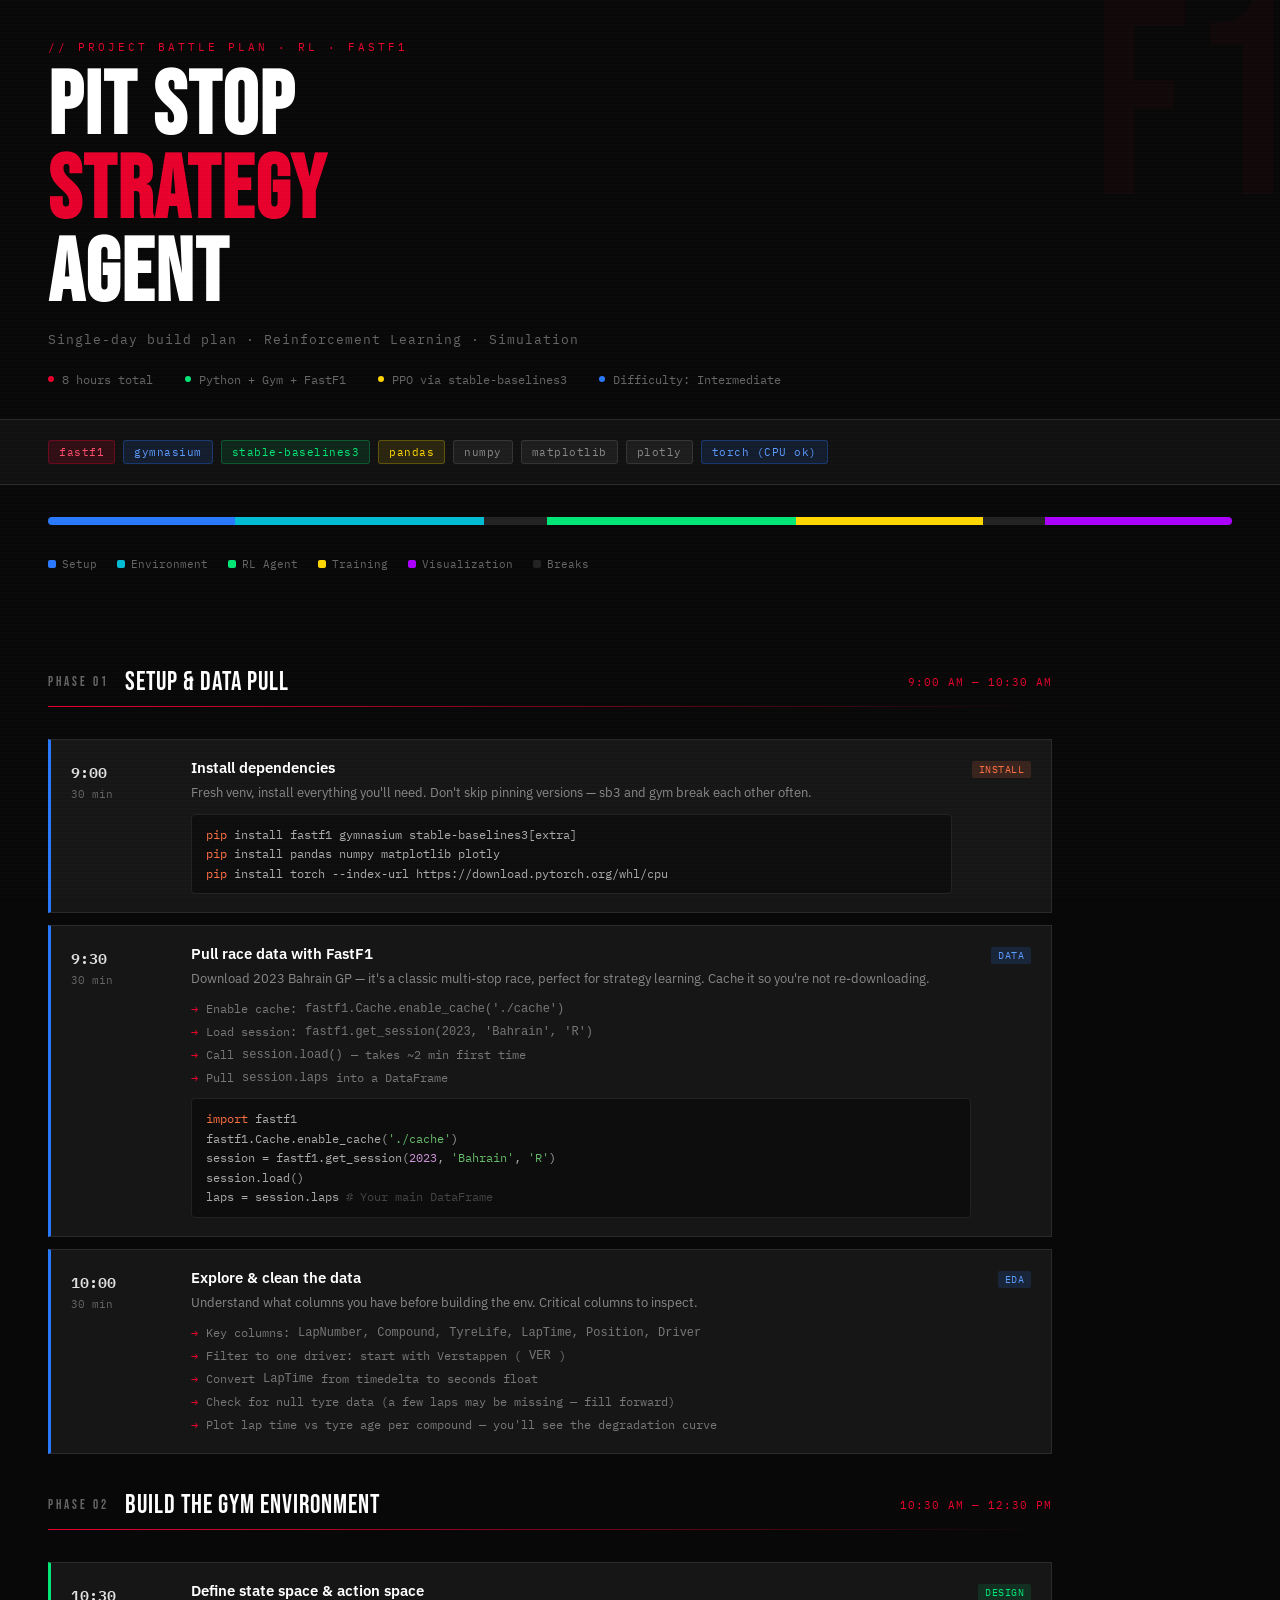
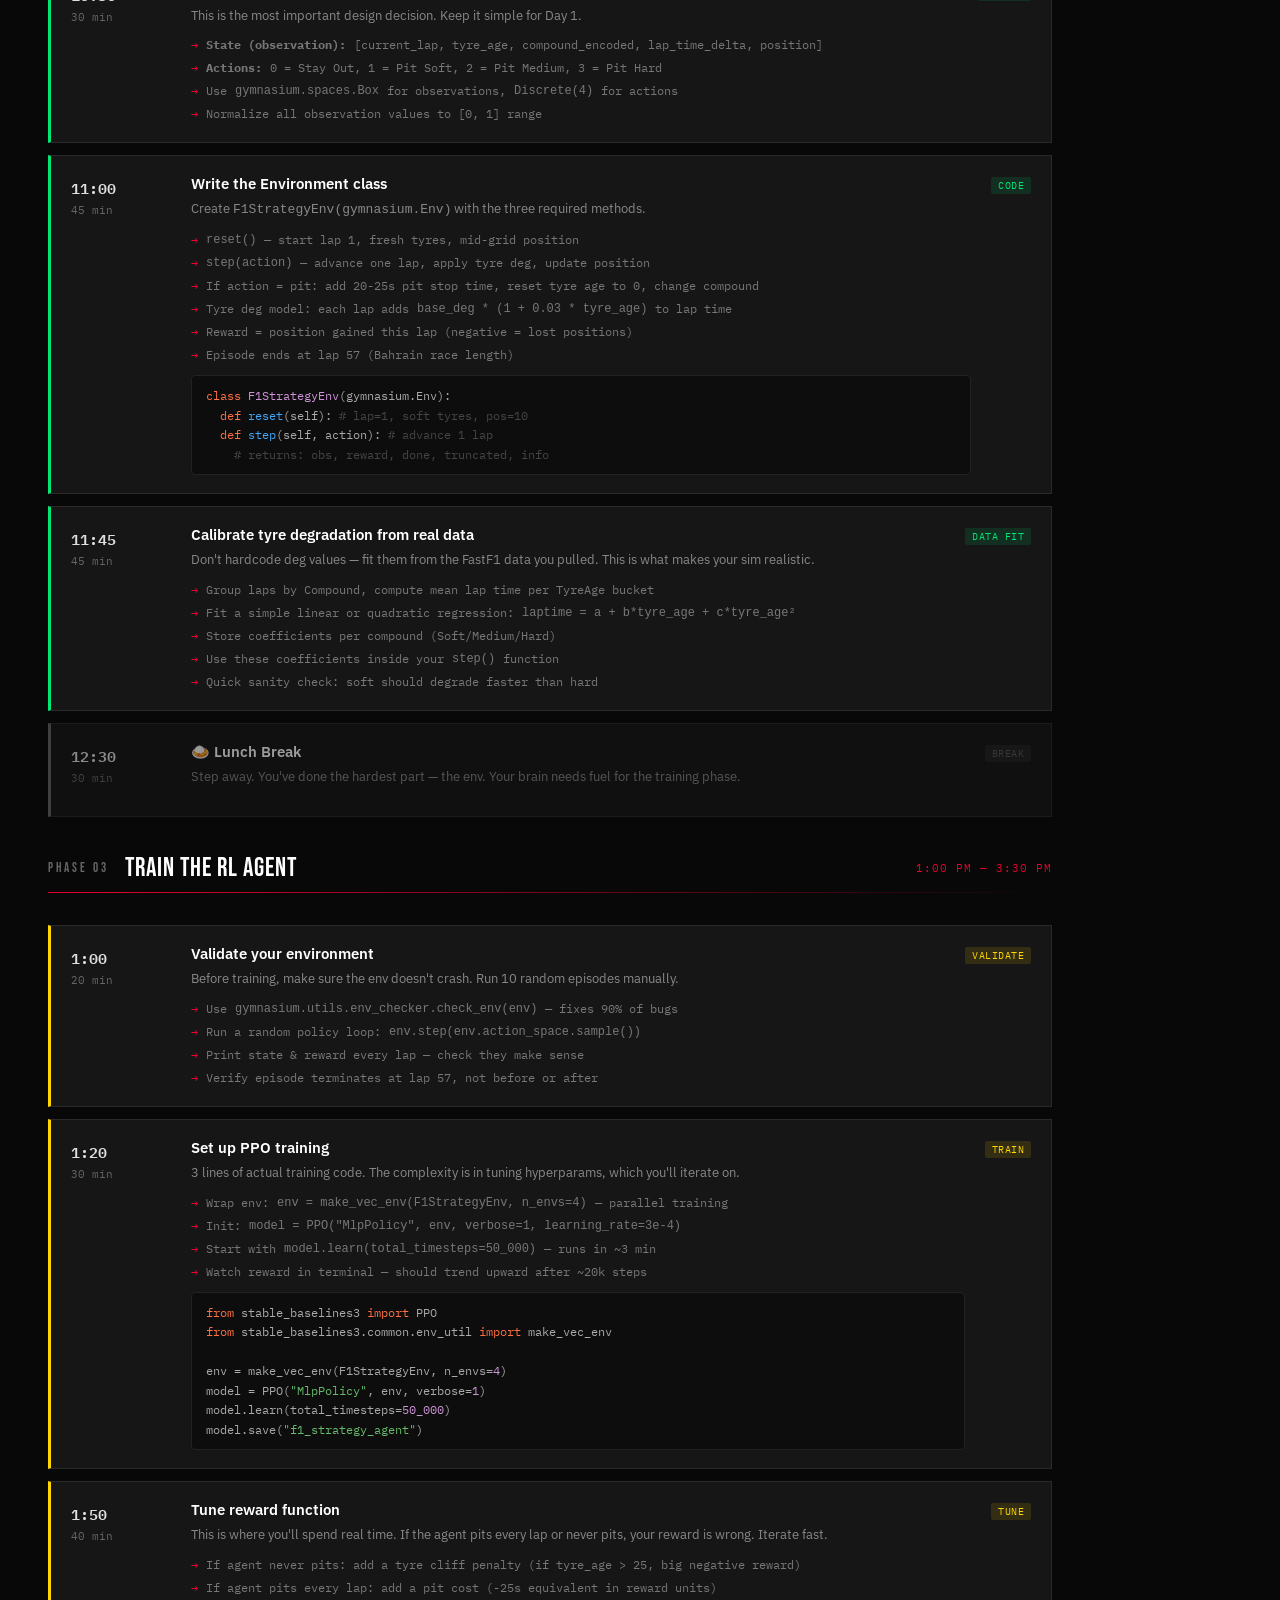
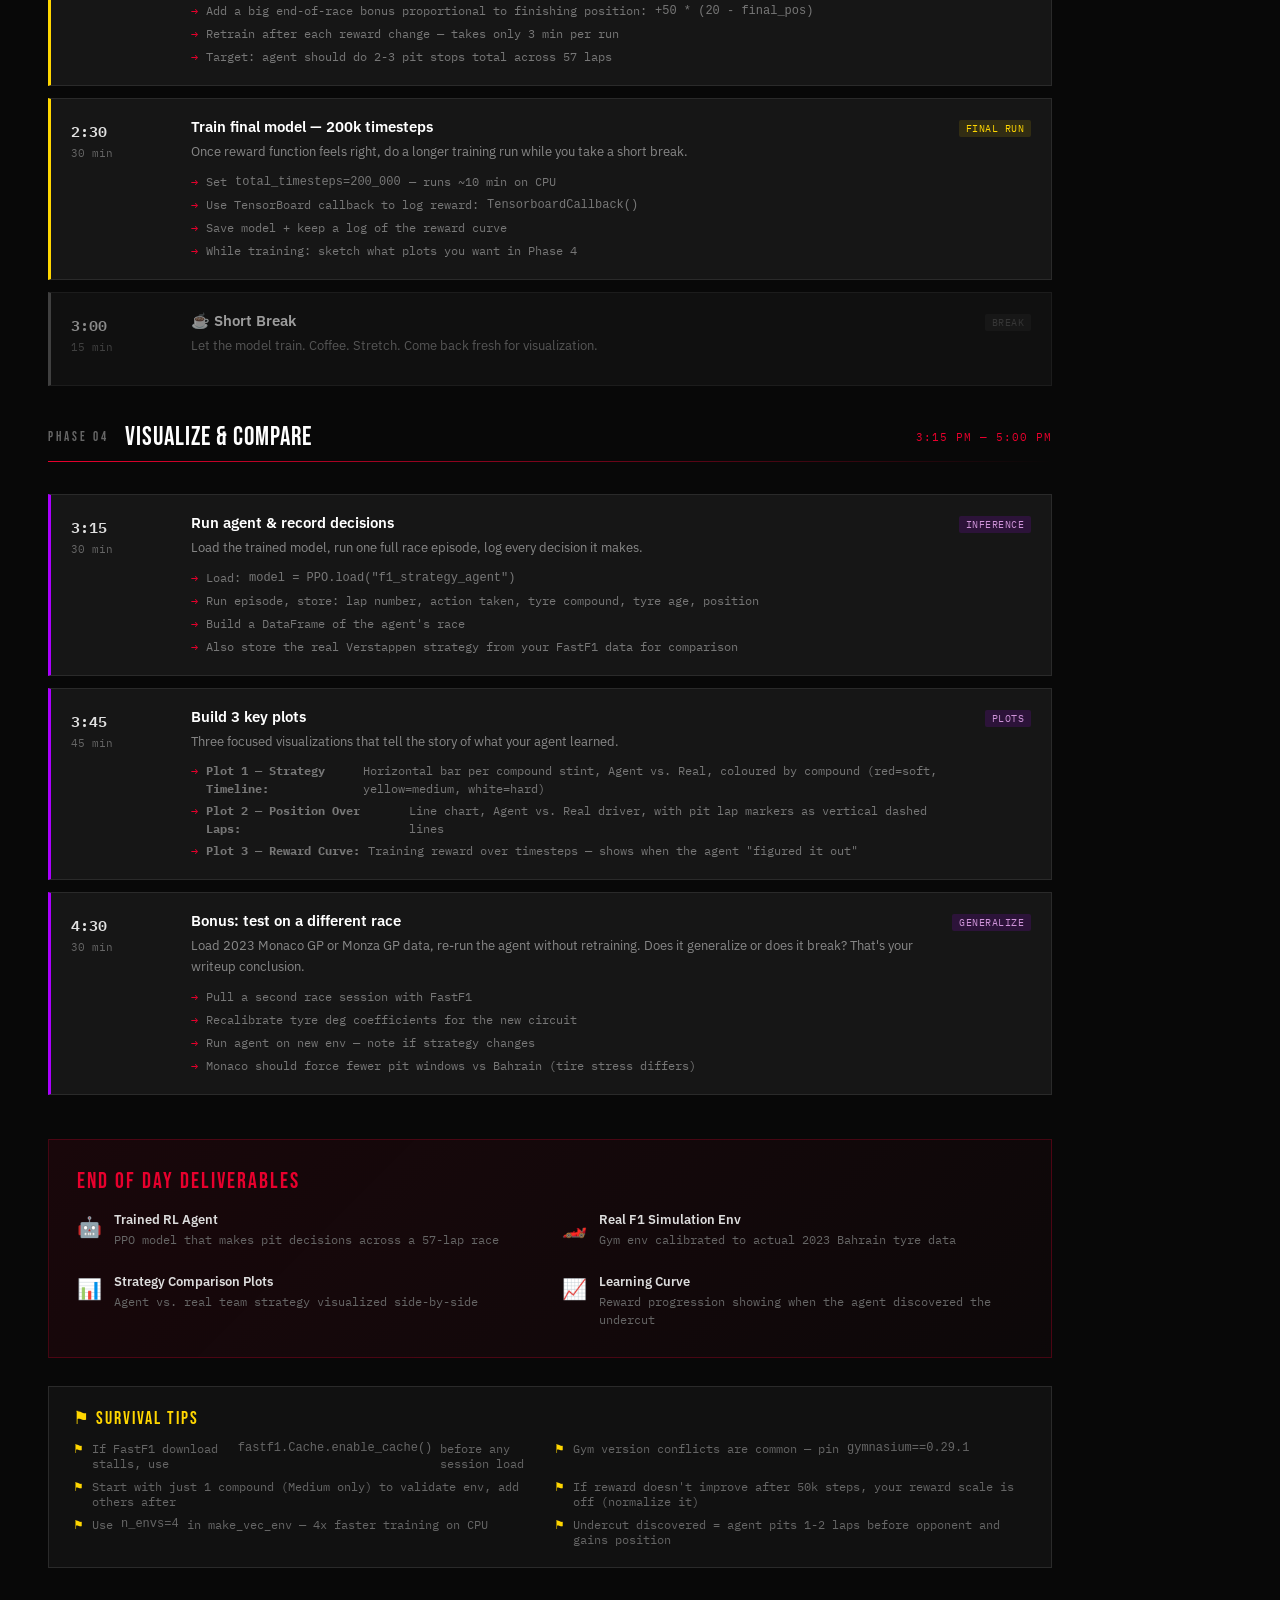
<file: battle-plan.html>
<!DOCTYPE html>
<html lang="en">
<head>
<meta charset="UTF-8">
<meta name="viewport" content="width=device-width, initial-scale=1.0">
<title>F1 RL Strategy Agent — Battle Plan</title>
<link href="https://fonts.googleapis.com/css2?family=Bebas+Neue&family=IBM+Plex+Mono:wght@300;400;600&family=IBM+Plex+Sans:wght@300;400;600&display=swap" rel="stylesheet">
<style>
  :root {
    --red: #E8002D;
    --red-dim: #7a0018;
    --black: #080808;
    --dark: #111111;
    --card: #161616;
    --border: #2a2a2a;
    --text: #e0e0e0;
    --muted: #666;
    --green: #00e676;
    --yellow: #FFD600;
    --blue: #2979FF;
  }

  * { margin: 0; padding: 0; box-sizing: border-box; }

  body {
    background: var(--black);
    color: var(--text);
    font-family: 'IBM Plex Sans', sans-serif;
    min-height: 100vh;
    overflow-x: hidden;
  }

  /* Scanline overlay */
  body::before {
    content: '';
    position: fixed;
    inset: 0;
    background: repeating-linear-gradient(
      0deg,
      transparent,
      transparent 2px,
      rgba(255,255,255,0.012) 2px,
      rgba(255,255,255,0.012) 4px
    );
    pointer-events: none;
    z-index: 999;
  }

  .header {
    border-bottom: 1px solid var(--border);
    padding: 40px 48px 32px;
    position: relative;
    overflow: hidden;
  }

  .header::after {
    content: 'F1';
    position: absolute;
    right: -20px;
    top: -30px;
    font-family: 'Bebas Neue', sans-serif;
    font-size: 280px;
    color: rgba(232,0,45,0.04);
    pointer-events: none;
    line-height: 1;
  }

  .tag {
    font-family: 'IBM Plex Mono', monospace;
    font-size: 11px;
    color: var(--red);
    letter-spacing: 3px;
    text-transform: uppercase;
    margin-bottom: 12px;
  }

  h1 {
    font-family: 'Bebas Neue', sans-serif;
    font-size: clamp(48px, 7vw, 88px);
    line-height: 0.95;
    letter-spacing: 2px;
    color: #fff;
  }

  h1 span {
    color: var(--red);
  }

  .subtitle {
    font-family: 'IBM Plex Mono', monospace;
    font-size: 13px;
    color: var(--muted);
    margin-top: 14px;
    letter-spacing: 1px;
  }

  .meta-bar {
    display: flex;
    gap: 32px;
    margin-top: 24px;
    flex-wrap: wrap;
  }

  .meta-item {
    display: flex;
    align-items: center;
    gap: 8px;
    font-size: 12px;
    font-family: 'IBM Plex Mono', monospace;
    color: var(--muted);
  }

  .meta-item .dot {
    width: 6px; height: 6px;
    border-radius: 50%;
  }

  /* Stack overview */
  .stack-bar {
    display: flex;
    gap: 8px;
    padding: 20px 48px;
    border-bottom: 1px solid var(--border);
    flex-wrap: wrap;
    background: var(--dark);
  }

  .stack-pill {
    font-family: 'IBM Plex Mono', monospace;
    font-size: 11px;
    padding: 4px 10px;
    border-radius: 3px;
    letter-spacing: 0.5px;
  }

  .pill-red { background: rgba(232,0,45,0.15); color: #ff4d6d; border: 1px solid rgba(232,0,45,0.3); }
  .pill-blue { background: rgba(41,121,255,0.12); color: #5c9bff; border: 1px solid rgba(41,121,255,0.3); }
  .pill-green { background: rgba(0,230,118,0.1); color: #00e676; border: 1px solid rgba(0,230,118,0.25); }
  .pill-yellow { background: rgba(255,214,0,0.1); color: #ffd600; border: 1px solid rgba(255,214,0,0.25); }
  .pill-muted { background: rgba(255,255,255,0.05); color: #888; border: 1px solid rgba(255,255,255,0.1); }

  /* Main layout */
  .main {
    padding: 40px 48px;
    display: grid;
    grid-template-columns: 1fr;
    gap: 12px;
    max-width: 1100px;
  }

  /* Phase headers */
  .phase {
    margin-top: 24px;
    margin-bottom: 4px;
  }

  .phase-label {
    display: flex;
    align-items: center;
    gap: 16px;
  }

  .phase-num {
    font-family: 'Bebas Neue', sans-serif;
    font-size: 13px;
    letter-spacing: 3px;
    color: var(--muted);
  }

  .phase-title {
    font-family: 'Bebas Neue', sans-serif;
    font-size: 26px;
    letter-spacing: 1px;
    color: #fff;
  }

  .phase-time {
    font-family: 'IBM Plex Mono', monospace;
    font-size: 11px;
    color: var(--red);
    margin-left: auto;
    letter-spacing: 1px;
  }

  .phase-line {
    height: 1px;
    background: linear-gradient(90deg, var(--red) 0%, transparent 100%);
    margin-top: 8px;
    margin-bottom: 16px;
  }

  /* Task cards */
  .task {
    background: var(--card);
    border: 1px solid var(--border);
    border-left: 3px solid transparent;
    padding: 18px 20px;
    display: grid;
    grid-template-columns: 100px 1fr auto;
    gap: 20px;
    align-items: start;
    transition: border-color 0.2s, background 0.2s;
    position: relative;
    overflow: hidden;
  }

  .task:hover {
    background: #1c1c1c;
    border-left-color: var(--red);
  }

  .task.setup { border-left-color: var(--blue); }
  .task.code { border-left-color: var(--green); }
  .task.train { border-left-color: var(--yellow); }
  .task.viz { border-left-color: #aa00ff; }
  .task.break-card { border-left-color: var(--muted); opacity: 0.6; }

  .task-time {
    font-family: 'IBM Plex Mono', monospace;
    font-size: 13px;
    color: var(--muted);
    white-space: nowrap;
    padding-top: 2px;
  }

  .task-time strong {
    display: block;
    font-size: 15px;
    color: var(--text);
    font-weight: 600;
    margin-bottom: 2px;
  }

  .task-duration {
    font-size: 11px;
    color: var(--muted);
  }

  .task-body {}

  .task-title {
    font-family: 'IBM Plex Sans', sans-serif;
    font-weight: 600;
    font-size: 15px;
    color: #fff;
    margin-bottom: 6px;
  }

  .task-desc {
    font-size: 13px;
    color: #888;
    line-height: 1.6;
    margin-bottom: 10px;
  }

  .task-steps {
    list-style: none;
    display: flex;
    flex-direction: column;
    gap: 4px;
  }

  .task-steps li {
    font-family: 'IBM Plex Mono', monospace;
    font-size: 12px;
    color: #777;
    display: flex;
    gap: 8px;
    align-items: flex-start;
    line-height: 1.5;
  }

  .task-steps li::before {
    content: '→';
    color: var(--red);
    flex-shrink: 0;
    margin-top: 1px;
  }

  .code-snippet {
    background: #0d0d0d;
    border: 1px solid #222;
    border-radius: 4px;
    padding: 10px 14px;
    margin-top: 10px;
    font-family: 'IBM Plex Mono', monospace;
    font-size: 11.5px;
    color: #aaa;
    line-height: 1.7;
    overflow-x: auto;
  }

  .code-snippet .c { color: #444; }
  .code-snippet .k { color: #ff7043; }
  .code-snippet .s { color: #66bb6a; }
  .code-snippet .f { color: #42a5f5; }
  .code-snippet .n { color: #ce93d8; }

  .badge {
    font-family: 'IBM Plex Mono', monospace;
    font-size: 10px;
    padding: 2px 7px;
    border-radius: 2px;
    white-space: nowrap;
    align-self: flex-start;
    margin-top: 3px;
    letter-spacing: 0.5px;
  }

  .badge-setup { background: rgba(41,121,255,0.15); color: #5c9bff; }
  .badge-code { background: rgba(0,230,118,0.12); color: #00e676; }
  .badge-train { background: rgba(255,214,0,0.12); color: #ffd600; }
  .badge-viz { background: rgba(170,0,255,0.15); color: #ce93d8; }
  .badge-break { background: rgba(255,255,255,0.05); color: #555; }
  .badge-install { background: rgba(255,112,67,0.15); color: #ff7043; }

  /* Deliverable box */
  .deliverable {
    margin: 32px 0 0;
    background: linear-gradient(135deg, rgba(232,0,45,0.08) 0%, rgba(232,0,45,0.02) 100%);
    border: 1px solid rgba(232,0,45,0.25);
    padding: 28px 28px;
    display: grid;
    grid-template-columns: 1fr 1fr;
    gap: 24px;
  }

  .deliverable-title {
    font-family: 'Bebas Neue', sans-serif;
    font-size: 22px;
    letter-spacing: 2px;
    color: var(--red);
    grid-column: 1/-1;
    margin-bottom: -8px;
  }

  .deliverable-item {
    display: flex;
    gap: 12px;
    align-items: flex-start;
  }

  .deliverable-icon {
    font-size: 20px;
    margin-top: 2px;
  }

  .deliverable-item h4 {
    font-size: 13px;
    font-weight: 600;
    color: #ddd;
    margin-bottom: 3px;
  }

  .deliverable-item p {
    font-size: 12px;
    color: #666;
    font-family: 'IBM Plex Mono', monospace;
    line-height: 1.5;
  }

  /* Tips box */
  .tips {
    margin: 16px 0 40px;
    background: var(--dark);
    border: 1px solid var(--border);
    padding: 20px 24px;
  }

  .tips-title {
    font-family: 'Bebas Neue', sans-serif;
    font-size: 18px;
    letter-spacing: 2px;
    color: var(--yellow);
    margin-bottom: 12px;
  }

  .tips-list {
    display: grid;
    grid-template-columns: 1fr 1fr;
    gap: 8px;
  }

  .tip {
    font-size: 12px;
    font-family: 'IBM Plex Mono', monospace;
    color: #666;
    display: flex;
    gap: 8px;
  }

  .tip::before { content: '⚑'; color: var(--yellow); flex-shrink: 0; }

  /* Timeline strip */
  .timeline-strip {
    display: flex;
    height: 8px;
    border-radius: 4px;
    overflow: hidden;
    margin: 0 48px 32px;
  }

  .tl-setup { background: var(--blue); flex: 1.5; }
  .tl-env { background: #00bcd4; flex: 2; }
  .tl-agent { background: var(--green); flex: 2; }
  .tl-train { background: var(--yellow); flex: 1.5; }
  .tl-viz { background: #aa00ff; flex: 1.5; }
  .tl-break { background: #222; flex: 0.5; }

  .tl-legend {
    display: flex;
    gap: 20px;
    margin: 8px 48px 32px;
    flex-wrap: wrap;
  }

  .tl-item {
    display: flex;
    align-items: center;
    gap: 6px;
    font-size: 11px;
    font-family: 'IBM Plex Mono', monospace;
    color: var(--muted);
  }

  .tl-dot {
    width: 8px; height: 8px; border-radius: 2px; flex-shrink: 0;
  }

  @media (max-width: 700px) {
    .header, .main, .stack-bar, .timeline-strip, .tl-legend { padding-left: 20px; padding-right: 20px; }
    .task { grid-template-columns: 80px 1fr; }
    .badge { display: none; }
    .deliverable { grid-template-columns: 1fr; }
    .tips-list { grid-template-columns: 1fr; }
    .tl-legend { margin-left: 20px; }
  }
</style>
</head>
<body>

<div class="header">
  <div class="tag">// Project Battle Plan · RL · FastF1</div>
  <h1>PIT STOP<br><span>STRATEGY</span><br>AGENT</h1>
  <div class="subtitle">Single-day build plan · Reinforcement Learning · Simulation</div>
  <div class="meta-bar">
    <div class="meta-item"><div class="dot" style="background:var(--red)"></div>8 hours total</div>
    <div class="meta-item"><div class="dot" style="background:var(--green)"></div>Python + Gym + FastF1</div>
    <div class="meta-item"><div class="dot" style="background:var(--yellow)"></div>PPO via stable-baselines3</div>
    <div class="meta-item"><div class="dot" style="background:var(--blue)"></div>Difficulty: Intermediate</div>
  </div>
</div>

<div class="stack-bar">
  <span class="stack-pill pill-red">fastf1</span>
  <span class="stack-pill pill-blue">gymnasium</span>
  <span class="stack-pill pill-green">stable-baselines3</span>
  <span class="stack-pill pill-yellow">pandas</span>
  <span class="stack-pill pill-muted">numpy</span>
  <span class="stack-pill pill-muted">matplotlib</span>
  <span class="stack-pill pill-muted">plotly</span>
  <span class="stack-pill pill-blue">torch (CPU ok)</span>
</div>

<div class="timeline-strip" style="margin-top:32px">
  <div class="tl-setup"></div>
  <div class="tl-env"></div>
  <div class="tl-break"></div>
  <div class="tl-agent"></div>
  <div class="tl-train"></div>
  <div class="tl-break"></div>
  <div class="tl-viz"></div>
</div>
<div class="tl-legend">
  <div class="tl-item"><div class="tl-dot" style="background:var(--blue)"></div>Setup</div>
  <div class="tl-item"><div class="tl-dot" style="background:#00bcd4"></div>Environment</div>
  <div class="tl-item"><div class="tl-dot" style="background:var(--green)"></div>RL Agent</div>
  <div class="tl-item"><div class="tl-dot" style="background:var(--yellow)"></div>Training</div>
  <div class="tl-item"><div class="tl-dot" style="background:#aa00ff"></div>Visualization</div>
  <div class="tl-item"><div class="tl-dot" style="background:#222"></div>Breaks</div>
</div>

<div class="main">

  <!-- PHASE 1 -->
  <div class="phase">
    <div class="phase-label">
      <span class="phase-num">PHASE 01</span>
      <span class="phase-title">Setup & Data Pull</span>
      <span class="phase-time">9:00 AM — 10:30 AM</span>
    </div>
    <div class="phase-line"></div>
  </div>

  <div class="task setup">
    <div class="task-time"><strong>9:00</strong><div class="task-duration">30 min</div></div>
    <div class="task-body">
      <div class="task-title">Install dependencies</div>
      <div class="task-desc">Fresh venv, install everything you'll need. Don't skip pinning versions — sb3 and gym break each other often.</div>
      <div class="code-snippet">
<span class="k">pip</span> install fastf1 gymnasium stable-baselines3[extra]<br>
<span class="k">pip</span> install pandas numpy matplotlib plotly<br>
<span class="k">pip</span> install torch --index-url https://download.pytorch.org/whl/cpu
      </div>
    </div>
    <div class="badge badge-install">INSTALL</div>
  </div>

  <div class="task setup">
    <div class="task-time"><strong>9:30</strong><div class="task-duration">30 min</div></div>
    <div class="task-body">
      <div class="task-title">Pull race data with FastF1</div>
      <div class="task-desc">Download 2023 Bahrain GP — it's a classic multi-stop race, perfect for strategy learning. Cache it so you're not re-downloading.</div>
      <ul class="task-steps">
        <li>Enable cache: <code>fastf1.Cache.enable_cache('./cache')</code></li>
        <li>Load session: <code>fastf1.get_session(2023, 'Bahrain', 'R')</code></li>
        <li>Call <code>session.load()</code> — takes ~2 min first time</li>
        <li>Pull <code>session.laps</code> into a DataFrame</li>
      </ul>
      <div class="code-snippet">
<span class="k">import</span> fastf1<br>
fastf1.Cache.enable_cache(<span class="s">'./cache'</span>)<br>
session = fastf1.get_session(<span class="n">2023</span>, <span class="s">'Bahrain'</span>, <span class="s">'R'</span>)<br>
session.load()<br>
laps = session.laps  <span class="c"># Your main DataFrame</span>
      </div>
    </div>
    <div class="badge badge-setup">DATA</div>
  </div>

  <div class="task setup">
    <div class="task-time"><strong>10:00</strong><div class="task-duration">30 min</div></div>
    <div class="task-body">
      <div class="task-title">Explore & clean the data</div>
      <div class="task-desc">Understand what columns you have before building the env. Critical columns to inspect.</div>
      <ul class="task-steps">
        <li>Key columns: <code>LapNumber, Compound, TyreLife, LapTime, Position, Driver</code></li>
        <li>Filter to one driver: start with Verstappen (<code>VER</code>)</li>
        <li>Convert <code>LapTime</code> from timedelta to seconds float</li>
        <li>Check for null tyre data (a few laps may be missing — fill forward)</li>
        <li>Plot lap time vs tyre age per compound — you'll see the degradation curve</li>
      </ul>
    </div>
    <div class="badge badge-setup">EDA</div>
  </div>

  <!-- PHASE 2 -->
  <div class="phase">
    <div class="phase-label">
      <span class="phase-num">PHASE 02</span>
      <span class="phase-title">Build the Gym Environment</span>
      <span class="phase-time">10:30 AM — 12:30 PM</span>
    </div>
    <div class="phase-line"></div>
  </div>

  <div class="task code">
    <div class="task-time"><strong>10:30</strong><div class="task-duration">30 min</div></div>
    <div class="task-body">
      <div class="task-title">Define state space & action space</div>
      <div class="task-desc">This is the most important design decision. Keep it simple for Day 1.</div>
      <ul class="task-steps">
        <li><strong>State (observation):</strong> [current_lap, tyre_age, compound_encoded, lap_time_delta, position]</li>
        <li><strong>Actions:</strong> 0 = Stay Out, 1 = Pit Soft, 2 = Pit Medium, 3 = Pit Hard</li>
        <li>Use <code>gymnasium.spaces.Box</code> for observations, <code>Discrete(4)</code> for actions</li>
        <li>Normalize all observation values to [0, 1] range</li>
      </ul>
    </div>
    <div class="badge badge-code">DESIGN</div>
  </div>

  <div class="task code">
    <div class="task-time"><strong>11:00</strong><div class="task-duration">45 min</div></div>
    <div class="task-body">
      <div class="task-title">Write the Environment class</div>
      <div class="task-desc">Create <code>F1StrategyEnv(gymnasium.Env)</code> with the three required methods.</div>
      <ul class="task-steps">
        <li><code>reset()</code> — start lap 1, fresh tyres, mid-grid position</li>
        <li><code>step(action)</code> — advance one lap, apply tyre deg, update position</li>
        <li>If action = pit: add 20-25s pit stop time, reset tyre age to 0, change compound</li>
        <li>Tyre deg model: each lap adds <code>base_deg * (1 + 0.03 * tyre_age)</code> to lap time</li>
        <li>Reward = position gained this lap (negative = lost positions)</li>
        <li>Episode ends at lap 57 (Bahrain race length)</li>
      </ul>
      <div class="code-snippet">
<span class="k">class</span> <span class="n">F1StrategyEnv</span>(gymnasium.Env):<br>
&nbsp;&nbsp;<span class="k">def</span> <span class="f">reset</span>(self): <span class="c"># lap=1, soft tyres, pos=10</span><br>
&nbsp;&nbsp;<span class="k">def</span> <span class="f">step</span>(self, action): <span class="c"># advance 1 lap</span><br>
&nbsp;&nbsp;&nbsp;&nbsp;<span class="c"># returns: obs, reward, done, truncated, info</span>
      </div>
    </div>
    <div class="badge badge-code">CODE</div>
  </div>

  <div class="task code">
    <div class="task-time"><strong>11:45</strong><div class="task-duration">45 min</div></div>
    <div class="task-body">
      <div class="task-title">Calibrate tyre degradation from real data</div>
      <div class="task-desc">Don't hardcode deg values — fit them from the FastF1 data you pulled. This is what makes your sim realistic.</div>
      <ul class="task-steps">
        <li>Group laps by Compound, compute mean lap time per TyreAge bucket</li>
        <li>Fit a simple linear or quadratic regression: <code>laptime = a + b*tyre_age + c*tyre_age²</code></li>
        <li>Store coefficients per compound (Soft/Medium/Hard)</li>
        <li>Use these coefficients inside your <code>step()</code> function</li>
        <li>Quick sanity check: soft should degrade faster than hard</li>
      </ul>
    </div>
    <div class="badge badge-code">DATA FIT</div>
  </div>

  <!-- BREAK -->
  <div class="task break-card">
    <div class="task-time"><strong>12:30</strong><div class="task-duration">30 min</div></div>
    <div class="task-body">
      <div class="task-title">🍛 Lunch Break</div>
      <div class="task-desc">Step away. You've done the hardest part — the env. Your brain needs fuel for the training phase.</div>
    </div>
    <div class="badge badge-break">BREAK</div>
  </div>

  <!-- PHASE 3 -->
  <div class="phase">
    <div class="phase-label">
      <span class="phase-num">PHASE 03</span>
      <span class="phase-title">Train the RL Agent</span>
      <span class="phase-time">1:00 PM — 3:30 PM</span>
    </div>
    <div class="phase-line"></div>
  </div>

  <div class="task train">
    <div class="task-time"><strong>1:00</strong><div class="task-duration">20 min</div></div>
    <div class="task-body">
      <div class="task-title">Validate your environment</div>
      <div class="task-desc">Before training, make sure the env doesn't crash. Run 10 random episodes manually.</div>
      <ul class="task-steps">
        <li>Use <code>gymnasium.utils.env_checker.check_env(env)</code> — fixes 90% of bugs</li>
        <li>Run a random policy loop: <code>env.step(env.action_space.sample())</code></li>
        <li>Print state & reward every lap — check they make sense</li>
        <li>Verify episode terminates at lap 57, not before or after</li>
      </ul>
    </div>
    <div class="badge badge-train">VALIDATE</div>
  </div>

  <div class="task train">
    <div class="task-time"><strong>1:20</strong><div class="task-duration">30 min</div></div>
    <div class="task-body">
      <div class="task-title">Set up PPO training</div>
      <div class="task-desc">3 lines of actual training code. The complexity is in tuning hyperparams, which you'll iterate on.</div>
      <ul class="task-steps">
        <li>Wrap env: <code>env = make_vec_env(F1StrategyEnv, n_envs=4)</code> — parallel training</li>
        <li>Init: <code>model = PPO("MlpPolicy", env, verbose=1, learning_rate=3e-4)</code></li>
        <li>Start with <code>model.learn(total_timesteps=50_000)</code> — runs in ~3 min</li>
        <li>Watch reward in terminal — should trend upward after ~20k steps</li>
      </ul>
      <div class="code-snippet">
<span class="k">from</span> stable_baselines3 <span class="k">import</span> PPO<br>
<span class="k">from</span> stable_baselines3.common.env_util <span class="k">import</span> make_vec_env<br><br>
env = make_vec_env(F1StrategyEnv, n_envs=<span class="n">4</span>)<br>
model = PPO(<span class="s">"MlpPolicy"</span>, env, verbose=<span class="n">1</span>)<br>
model.learn(total_timesteps=<span class="n">50_000</span>)<br>
model.save(<span class="s">"f1_strategy_agent"</span>)
      </div>
    </div>
    <div class="badge badge-train">TRAIN</div>
  </div>

  <div class="task train">
    <div class="task-time"><strong>1:50</strong><div class="task-duration">40 min</div></div>
    <div class="task-body">
      <div class="task-title">Tune reward function</div>
      <div class="task-desc">This is where you'll spend real time. If the agent pits every lap or never pits, your reward is wrong. Iterate fast.</div>
      <ul class="task-steps">
        <li>If agent never pits: add a tyre cliff penalty (if tyre_age > 25, big negative reward)</li>
        <li>If agent pits every lap: add a pit cost (-25s equivalent in reward units)</li>
        <li>Add a big end-of-race bonus proportional to finishing position: <code>+50 * (20 - final_pos)</code></li>
        <li>Retrain after each reward change — takes only 3 min per run</li>
        <li>Target: agent should do 2-3 pit stops total across 57 laps</li>
      </ul>
    </div>
    <div class="badge badge-train">TUNE</div>
  </div>

  <div class="task train">
    <div class="task-time"><strong>2:30</strong><div class="task-duration">30 min</div></div>
    <div class="task-body">
      <div class="task-title">Train final model — 200k timesteps</div>
      <div class="task-desc">Once reward function feels right, do a longer training run while you take a short break.</div>
      <ul class="task-steps">
        <li>Set <code>total_timesteps=200_000</code> — runs ~10 min on CPU</li>
        <li>Use TensorBoard callback to log reward: <code>TensorboardCallback()</code></li>
        <li>Save model + keep a log of the reward curve</li>
        <li>While training: sketch what plots you want in Phase 4</li>
      </ul>
    </div>
    <div class="badge badge-train">FINAL RUN</div>
  </div>

  <!-- BREAK -->
  <div class="task break-card">
    <div class="task-time"><strong>3:00</strong><div class="task-duration">15 min</div></div>
    <div class="task-body">
      <div class="task-title">☕ Short Break</div>
      <div class="task-desc">Let the model train. Coffee. Stretch. Come back fresh for visualization.</div>
    </div>
    <div class="badge badge-break">BREAK</div>
  </div>

  <!-- PHASE 4 -->
  <div class="phase">
    <div class="phase-label">
      <span class="phase-num">PHASE 04</span>
      <span class="phase-title">Visualize & Compare</span>
      <span class="phase-time">3:15 PM — 5:00 PM</span>
    </div>
    <div class="phase-line"></div>
  </div>

  <div class="task viz">
    <div class="task-time"><strong>3:15</strong><div class="task-duration">30 min</div></div>
    <div class="task-body">
      <div class="task-title">Run agent & record decisions</div>
      <div class="task-desc">Load the trained model, run one full race episode, log every decision it makes.</div>
      <ul class="task-steps">
        <li>Load: <code>model = PPO.load("f1_strategy_agent")</code></li>
        <li>Run episode, store: lap number, action taken, tyre compound, tyre age, position</li>
        <li>Build a DataFrame of the agent's race</li>
        <li>Also store the real Verstappen strategy from your FastF1 data for comparison</li>
      </ul>
    </div>
    <div class="badge badge-viz">INFERENCE</div>
  </div>

  <div class="task viz">
    <div class="task-time"><strong>3:45</strong><div class="task-duration">45 min</div></div>
    <div class="task-body">
      <div class="task-title">Build 3 key plots</div>
      <div class="task-desc">Three focused visualizations that tell the story of what your agent learned.</div>
      <ul class="task-steps">
        <li><strong>Plot 1 — Strategy Timeline:</strong> Horizontal bar per compound stint, Agent vs. Real, coloured by compound (red=soft, yellow=medium, white=hard)</li>
        <li><strong>Plot 2 — Position Over Laps:</strong> Line chart, Agent vs. Real driver, with pit lap markers as vertical dashed lines</li>
        <li><strong>Plot 3 — Reward Curve:</strong> Training reward over timesteps — shows when the agent "figured it out"</li>
      </ul>
    </div>
    <div class="badge badge-viz">PLOTS</div>
  </div>

  <div class="task viz">
    <div class="task-time"><strong>4:30</strong><div class="task-duration">30 min</div></div>
    <div class="task-body">
      <div class="task-title">Bonus: test on a different race</div>
      <div class="task-desc">Load 2023 Monaco GP or Monza GP data, re-run the agent without retraining. Does it generalize or does it break? That's your writeup conclusion.</div>
      <ul class="task-steps">
        <li>Pull a second race session with FastF1</li>
        <li>Recalibrate tyre deg coefficients for the new circuit</li>
        <li>Run agent on new env — note if strategy changes</li>
        <li>Monaco should force fewer pit windows vs Bahrain (tire stress differs)</li>
      </ul>
    </div>
    <div class="badge badge-viz">GENERALIZE</div>
  </div>

  <!-- Deliverables -->
  <div class="deliverable">
    <div class="deliverable-title">END OF DAY DELIVERABLES</div>
    <div class="deliverable-item">
      <div class="deliverable-icon">🤖</div>
      <div>
        <h4>Trained RL Agent</h4>
        <p>PPO model that makes pit decisions across a 57-lap race</p>
      </div>
    </div>
    <div class="deliverable-item">
      <div class="deliverable-icon">🏎️</div>
      <div>
        <h4>Real F1 Simulation Env</h4>
        <p>Gym env calibrated to actual 2023 Bahrain tyre data</p>
      </div>
    </div>
    <div class="deliverable-item">
      <div class="deliverable-icon">📊</div>
      <div>
        <h4>Strategy Comparison Plots</h4>
        <p>Agent vs. real team strategy visualized side-by-side</p>
      </div>
    </div>
    <div class="deliverable-item">
      <div class="deliverable-icon">📈</div>
      <div>
        <h4>Learning Curve</h4>
        <p>Reward progression showing when the agent discovered the undercut</p>
      </div>
    </div>
  </div>

  <!-- Tips -->
  <div class="tips">
    <div class="tips-title">⚑ SURVIVAL TIPS</div>
    <div class="tips-list">
      <div class="tip">If FastF1 download stalls, use <code>fastf1.Cache.enable_cache()</code> before any session load</div>
      <div class="tip">Gym version conflicts are common — pin <code>gymnasium==0.29.1</code></div>
      <div class="tip">Start with just 1 compound (Medium only) to validate env, add others after</div>
      <div class="tip">If reward doesn't improve after 50k steps, your reward scale is off (normalize it)</div>
      <div class="tip">Use <code>n_envs=4</code> in make_vec_env — 4x faster training on CPU</div>
      <div class="tip">Undercut discovered = agent pits 1-2 laps before opponent and gains position</div>
    </div>
  </div>

</div>

</body>
</html>
</file>
